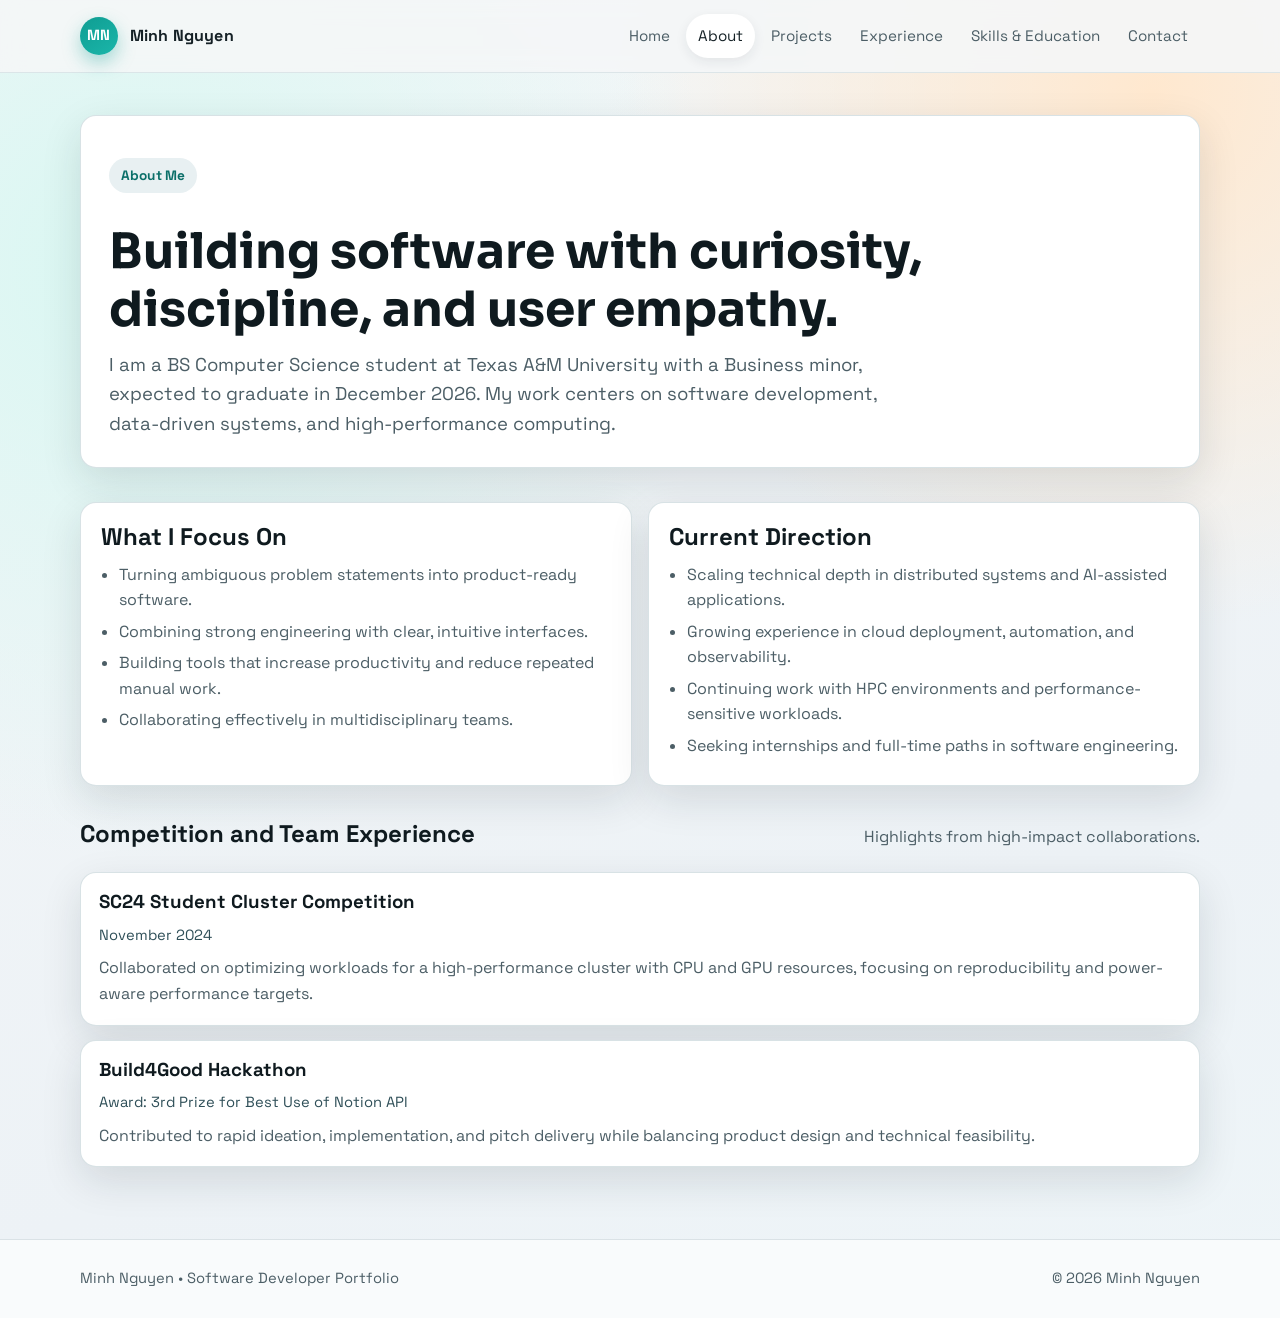
<file: about.html>
<!doctype html>
<html lang="en">
  <head>
    <meta charset="UTF-8" />
    <meta name="viewport" content="width=device-width, initial-scale=1.0" />
    <title>About | Minh Nguyen</title>
    <meta name="description" content="About Minh Nguyen, Computer Science student at Texas A&M University." />
    <link rel="preconnect" href="https://fonts.googleapis.com" />
    <link rel="preconnect" href="https://fonts.gstatic.com" crossorigin />
    <link
      href="https://fonts.googleapis.com/css2?family=Sora:wght@600;700;800&family=Space+Grotesk:wght@400;500;700&display=swap"
      rel="stylesheet"
    />
    <link rel="stylesheet" href="assets/css/styles.css" />
  </head>
  <body>
    <header class="site-header">
      <div class="container header-inner">
        <a class="brand" href="index.html" aria-label="Homepage">
          <span class="brand-mark">MN</span>
          <span>Minh Nguyen</span>
        </a>
        <button class="nav-toggle" type="button" aria-label="Toggle navigation" aria-expanded="false" data-nav-toggle>
          Menu
        </button>
        <nav class="primary-nav" data-nav>
          <a href="index.html">Home</a>
          <a class="active" href="about.html">About</a>
          <a href="projects.html">Projects</a>
          <a href="experience.html">Experience</a>
          <a href="skills.html">Skills & Education</a>
          <a href="contact.html">Contact</a>
        </nav>
      </div>
    </header>

    <main>
      <div class="container">
        <section class="panel reveal" style="padding: 28px">
          <p class="kicker">About Me</p>
          <h1>Building software with curiosity, discipline, and user empathy.</h1>
          <p class="lead">
            I am a BS Computer Science student at Texas A&M University with a Business minor, expected to graduate in December 2026. My work
            centers on software development, data-driven systems, and high-performance computing.
          </p>
        </section>

        <section class="section reveal">
          <div class="grid two">
            <article class="card">
              <h2>What I Focus On</h2>
              <ul class="list">
                <li>Turning ambiguous problem statements into product-ready software.</li>
                <li>Combining strong engineering with clear, intuitive interfaces.</li>
                <li>Building tools that increase productivity and reduce repeated manual work.</li>
                <li>Collaborating effectively in multidisciplinary teams.</li>
              </ul>
            </article>
            <article class="card">
              <h2>Current Direction</h2>
              <ul class="list">
                <li>Scaling technical depth in distributed systems and AI-assisted applications.</li>
                <li>Growing experience in cloud deployment, automation, and observability.</li>
                <li>Continuing work with HPC environments and performance-sensitive workloads.</li>
                <li>Seeking internships and full-time paths in software engineering.</li>
              </ul>
            </article>
          </div>
        </section>

        <section class="section reveal">
          <div class="section-title-row">
            <h2>Competition and Team Experience</h2>
            <p>Highlights from high-impact collaborations.</p>
          </div>
          <div class="timeline">
            <article class="timeline-item">
              <h3>SC24 Student Cluster Competition</h3>
              <p class="meta">November 2024</p>
              <p>
                Collaborated on optimizing workloads for a high-performance cluster with CPU and GPU resources, focusing on reproducibility and
                power-aware performance targets.
              </p>
            </article>
            <article class="timeline-item">
              <h3>Build4Good Hackathon</h3>
              <p class="meta">Award: 3rd Prize for Best Use of Notion API</p>
              <p>
                Contributed to rapid ideation, implementation, and pitch delivery while balancing product design and technical feasibility.
              </p>
            </article>
          </div>
        </section>
      </div>
    </main>

    <footer class="site-footer">
      <div class="container footer-inner">
        <p>Minh Nguyen • Software Developer Portfolio</p>
        <p>&copy; <span data-year></span> Minh Nguyen</p>
      </div>
    </footer>

    <script src="assets/js/main.js"></script>
  </body>
</html>
</file>
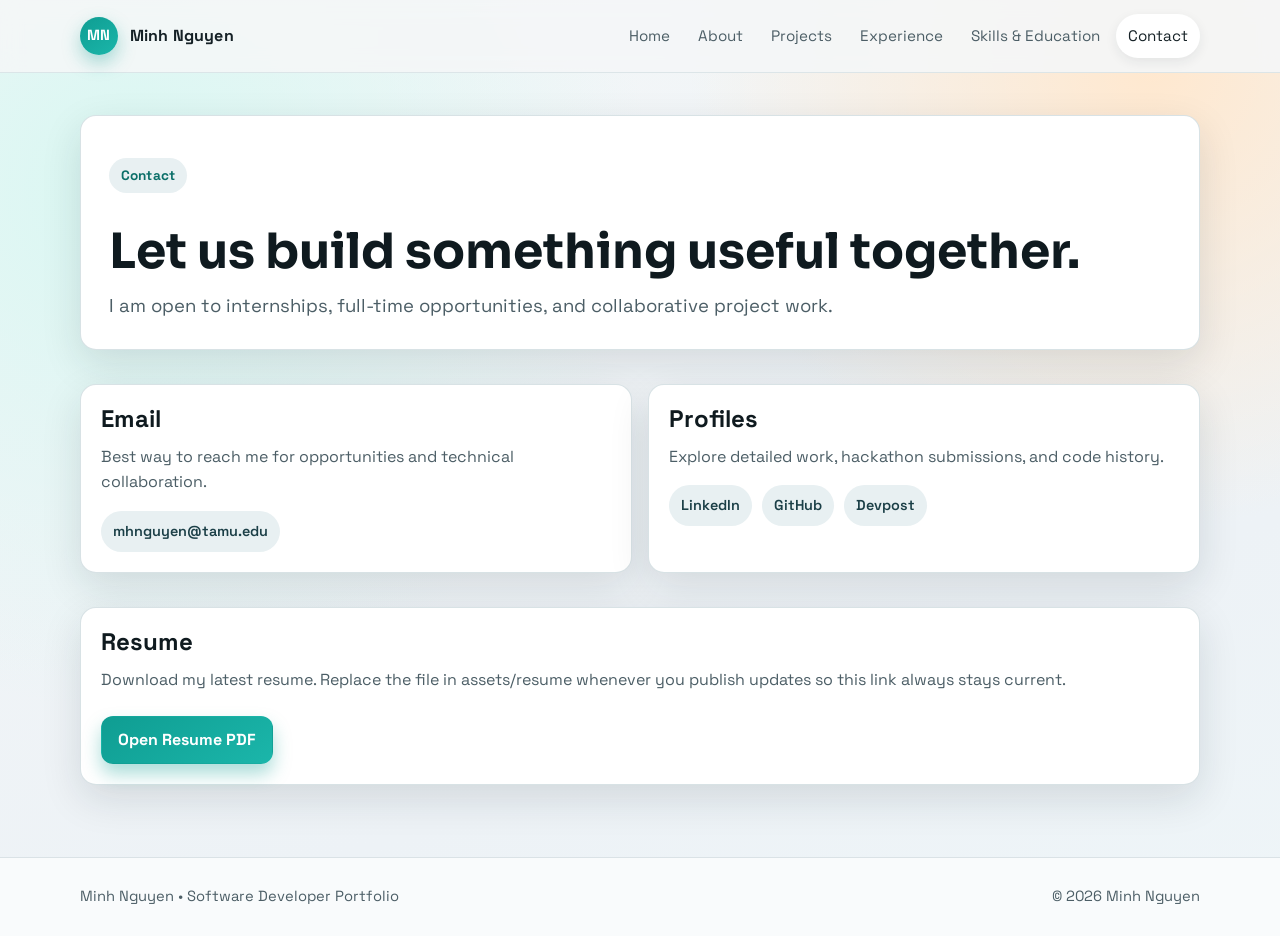
<file: contact.html>
<!doctype html>
<html lang="en">
  <head>
    <meta charset="UTF-8" />
    <meta name="viewport" content="width=device-width, initial-scale=1.0" />
    <title>Contact | Minh Nguyen</title>
    <meta name="description" content="Contact Minh Nguyen for internships, projects, and collaboration opportunities." />
    <link rel="preconnect" href="https://fonts.googleapis.com" />
    <link rel="preconnect" href="https://fonts.gstatic.com" crossorigin />
    <link
      href="https://fonts.googleapis.com/css2?family=Sora:wght@600;700;800&family=Space+Grotesk:wght@400;500;700&display=swap"
      rel="stylesheet"
    />
    <link rel="stylesheet" href="assets/css/styles.css" />
  </head>
  <body>
    <header class="site-header">
      <div class="container header-inner">
        <a class="brand" href="index.html" aria-label="Homepage">
          <span class="brand-mark">MN</span>
          <span>Minh Nguyen</span>
        </a>
        <button class="nav-toggle" type="button" aria-label="Toggle navigation" aria-expanded="false" data-nav-toggle>
          Menu
        </button>
        <nav class="primary-nav" data-nav>
          <a href="index.html">Home</a>
          <a href="about.html">About</a>
          <a href="projects.html">Projects</a>
          <a href="experience.html">Experience</a>
          <a href="skills.html">Skills & Education</a>
          <a class="active" href="contact.html">Contact</a>
        </nav>
      </div>
    </header>

    <main>
      <div class="container">
        <section class="panel reveal" style="padding: 28px">
          <p class="kicker">Contact</p>
          <h1>Let us build something useful together.</h1>
          <p class="lead">I am open to internships, full-time opportunities, and collaborative project work.</p>
        </section>

        <section class="section reveal">
          <div class="grid two">
            <article class="contact-card">
              <h2>Email</h2>
              <p>Best way to reach me for opportunities and technical collaboration.</p>
              <div class="links-row">
                <a class="link-pill" href="mailto:mhnguyen@tamu.edu">mhnguyen@tamu.edu</a>
              </div>
            </article>

            <article class="contact-card">
              <h2>Profiles</h2>
              <p>Explore detailed work, hackathon submissions, and code history.</p>
              <div class="links-row">
                <a class="link-pill" href="https://www.linkedin.com/in/minhnguyenvn/" target="_blank" rel="noopener">LinkedIn</a>
                <a class="link-pill" href="https://github.com/name-is-minh" target="_blank" rel="noopener">GitHub</a>
                <a class="link-pill" href="https://devpost.com/mhnguyen" target="_blank" rel="noopener">Devpost</a>
              </div>
            </article>
          </div>
        </section>

        <section class="section reveal">
          <article class="card">
            <h2>Resume</h2>
            <p>
              Download my latest resume. Replace the file in assets/resume whenever you publish updates so this link always stays current.
            </p>
            <div class="actions">
              <a class="button primary" href="assets/resume/Minh-Nguyen-Resume.pdf" target="_blank" rel="noopener">Open Resume PDF</a>
            </div>
          </article>
        </section>
      </div>
    </main>

    <footer class="site-footer">
      <div class="container footer-inner">
        <p>Minh Nguyen • Software Developer Portfolio</p>
        <p>&copy; <span data-year></span> Minh Nguyen</p>
      </div>
    </footer>

    <script src="assets/js/main.js"></script>
  </body>
</html>
</file>
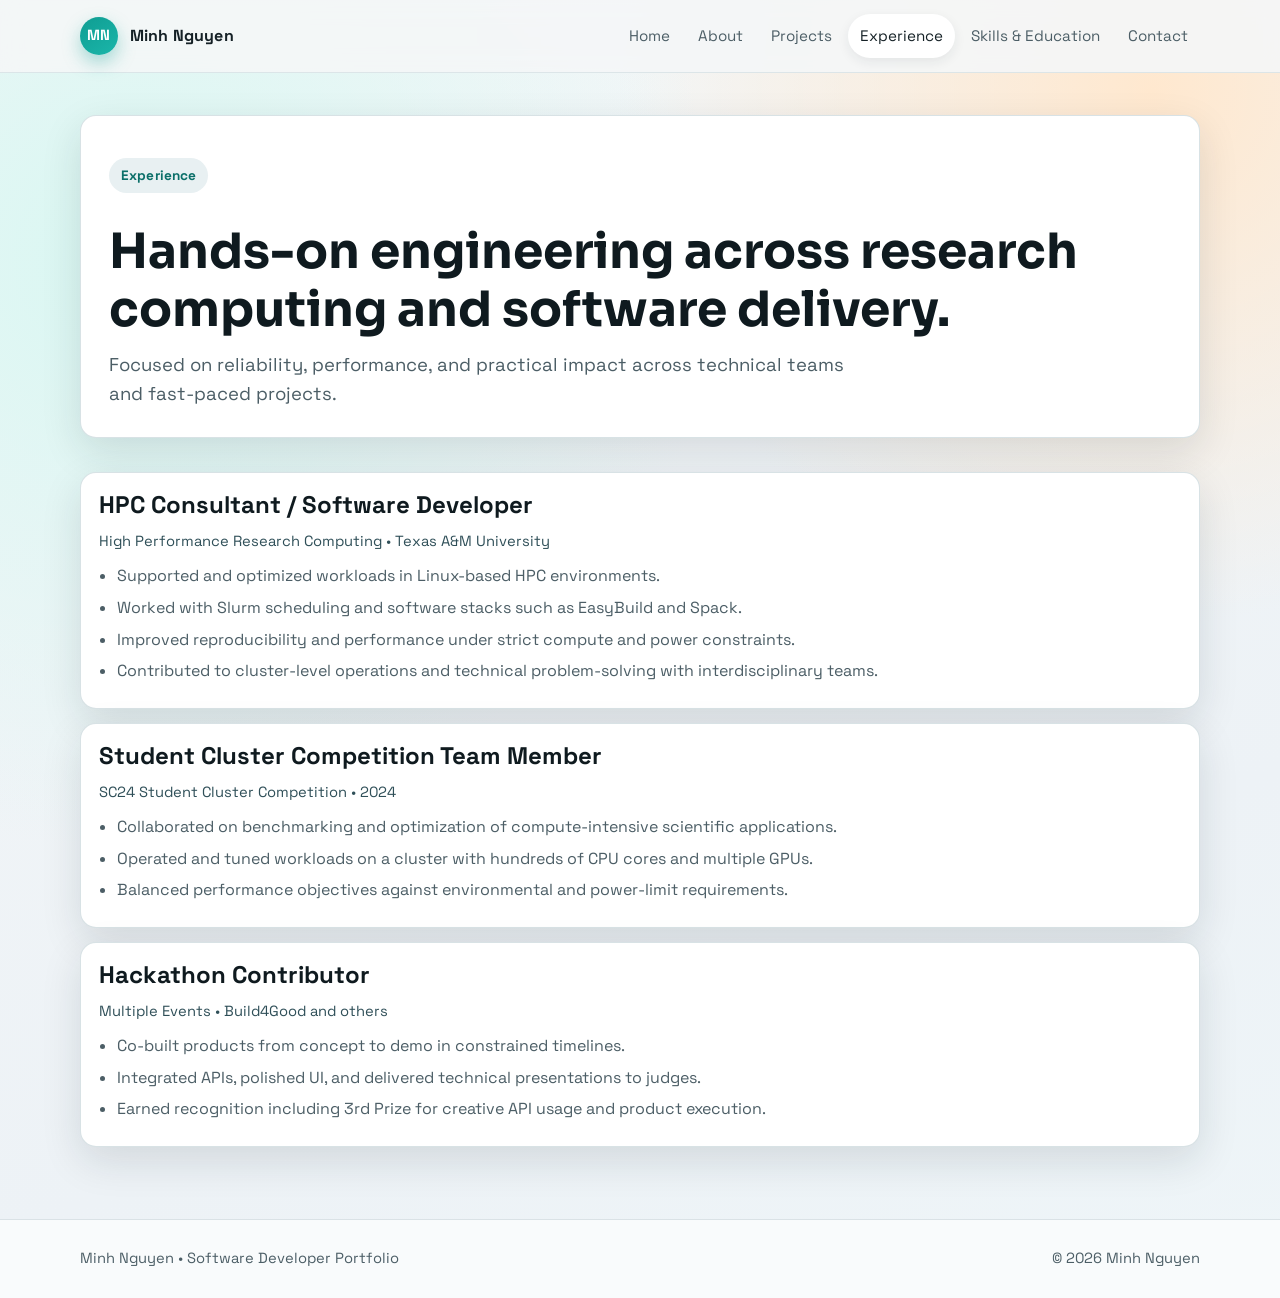
<file: experience.html>
<!doctype html>
<html lang="en">
  <head>
    <meta charset="UTF-8" />
    <meta name="viewport" content="width=device-width, initial-scale=1.0" />
    <title>Experience | Minh Nguyen</title>
    <meta name="description" content="Work and leadership experience of Minh Nguyen." />
    <link rel="preconnect" href="https://fonts.googleapis.com" />
    <link rel="preconnect" href="https://fonts.gstatic.com" crossorigin />
    <link
      href="https://fonts.googleapis.com/css2?family=Sora:wght@600;700;800&family=Space+Grotesk:wght@400;500;700&display=swap"
      rel="stylesheet"
    />
    <link rel="stylesheet" href="assets/css/styles.css" />
  </head>
  <body>
    <header class="site-header">
      <div class="container header-inner">
        <a class="brand" href="index.html" aria-label="Homepage">
          <span class="brand-mark">MN</span>
          <span>Minh Nguyen</span>
        </a>
        <button class="nav-toggle" type="button" aria-label="Toggle navigation" aria-expanded="false" data-nav-toggle>
          Menu
        </button>
        <nav class="primary-nav" data-nav>
          <a href="index.html">Home</a>
          <a href="about.html">About</a>
          <a href="projects.html">Projects</a>
          <a class="active" href="experience.html">Experience</a>
          <a href="skills.html">Skills & Education</a>
          <a href="contact.html">Contact</a>
        </nav>
      </div>
    </header>

    <main>
      <div class="container">
        <section class="panel reveal" style="padding: 28px">
          <p class="kicker">Experience</p>
          <h1>Hands-on engineering across research computing and software delivery.</h1>
          <p class="lead">Focused on reliability, performance, and practical impact across technical teams and fast-paced projects.</p>
        </section>

        <section class="section reveal">
          <div class="timeline">
            <article class="timeline-item">
              <h2>HPC Consultant / Software Developer</h2>
              <p class="meta">High Performance Research Computing • Texas A&M University</p>
              <ul class="list">
                <li>Supported and optimized workloads in Linux-based HPC environments.</li>
                <li>Worked with Slurm scheduling and software stacks such as EasyBuild and Spack.</li>
                <li>Improved reproducibility and performance under strict compute and power constraints.</li>
                <li>Contributed to cluster-level operations and technical problem-solving with interdisciplinary teams.</li>
              </ul>
            </article>

            <article class="timeline-item">
              <h2>Student Cluster Competition Team Member</h2>
              <p class="meta">SC24 Student Cluster Competition • 2024</p>
              <ul class="list">
                <li>Collaborated on benchmarking and optimization of compute-intensive scientific applications.</li>
                <li>Operated and tuned workloads on a cluster with hundreds of CPU cores and multiple GPUs.</li>
                <li>Balanced performance objectives against environmental and power-limit requirements.</li>
              </ul>
            </article>

            <article class="timeline-item">
              <h2>Hackathon Contributor</h2>
              <p class="meta">Multiple Events • Build4Good and others</p>
              <ul class="list">
                <li>Co-built products from concept to demo in constrained timelines.</li>
                <li>Integrated APIs, polished UI, and delivered technical presentations to judges.</li>
                <li>Earned recognition including 3rd Prize for creative API usage and product execution.</li>
              </ul>
            </article>
          </div>
        </section>
      </div>
    </main>

    <footer class="site-footer">
      <div class="container footer-inner">
        <p>Minh Nguyen • Software Developer Portfolio</p>
        <p>&copy; <span data-year></span> Minh Nguyen</p>
      </div>
    </footer>

    <script src="assets/js/main.js"></script>
  </body>
</html>
</file>
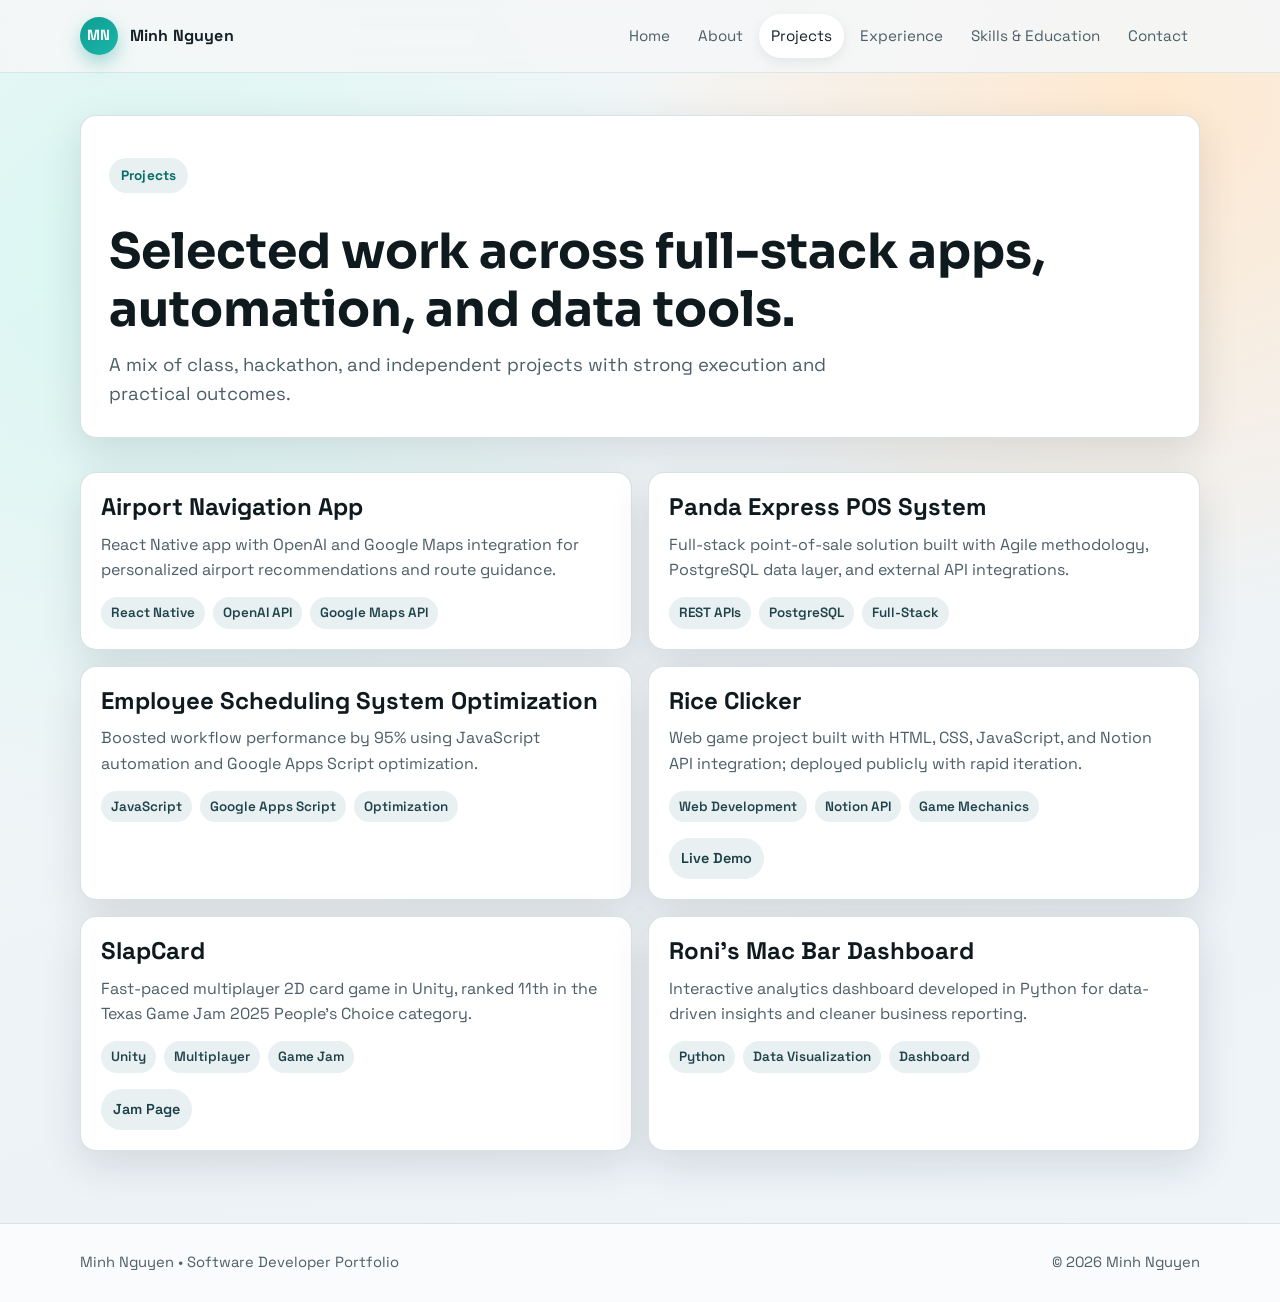
<file: projects.html>
<!doctype html>
<html lang="en">
  <head>
    <meta charset="UTF-8" />
    <meta name="viewport" content="width=device-width, initial-scale=1.0" />
    <title>Projects | Minh Nguyen</title>
    <meta name="description" content="Software and hackathon projects by Minh Nguyen." />
    <link rel="preconnect" href="https://fonts.googleapis.com" />
    <link rel="preconnect" href="https://fonts.gstatic.com" crossorigin />
    <link
      href="https://fonts.googleapis.com/css2?family=Sora:wght@600;700;800&family=Space+Grotesk:wght@400;500;700&display=swap"
      rel="stylesheet"
    />
    <link rel="stylesheet" href="assets/css/styles.css" />
  </head>
  <body>
    <header class="site-header">
      <div class="container header-inner">
        <a class="brand" href="index.html" aria-label="Homepage">
          <span class="brand-mark">MN</span>
          <span>Minh Nguyen</span>
        </a>
        <button class="nav-toggle" type="button" aria-label="Toggle navigation" aria-expanded="false" data-nav-toggle>
          Menu
        </button>
        <nav class="primary-nav" data-nav>
          <a href="index.html">Home</a>
          <a href="about.html">About</a>
          <a class="active" href="projects.html">Projects</a>
          <a href="experience.html">Experience</a>
          <a href="skills.html">Skills & Education</a>
          <a href="contact.html">Contact</a>
        </nav>
      </div>
    </header>

    <main>
      <div class="container">
        <section class="panel reveal" style="padding: 28px">
          <p class="kicker">Projects</p>
          <h1>Selected work across full-stack apps, automation, and data tools.</h1>
          <p class="lead">A mix of class, hackathon, and independent projects with strong execution and practical outcomes.</p>
        </section>

        <section class="section reveal">
          <div class="grid two">
            <article class="project-card">
              <h2>Airport Navigation App</h2>
              <p>React Native app with OpenAI and Google Maps integration for personalized airport recommendations and route guidance.</p>
              <div class="tag-list">
                <span class="tag">React Native</span>
                <span class="tag">OpenAI API</span>
                <span class="tag">Google Maps API</span>
              </div>
            </article>
            <article class="project-card">
              <h2>Panda Express POS System</h2>
              <p>
                Full-stack point-of-sale solution built with Agile methodology, PostgreSQL data layer, and external API integrations.
              </p>
              <div class="tag-list">
                <span class="tag">REST APIs</span>
                <span class="tag">PostgreSQL</span>
                <span class="tag">Full-Stack</span>
              </div>
            </article>
            <article class="project-card">
              <h2>Employee Scheduling System Optimization</h2>
              <p>Boosted workflow performance by 95% using JavaScript automation and Google Apps Script optimization.</p>
              <div class="tag-list">
                <span class="tag">JavaScript</span>
                <span class="tag">Google Apps Script</span>
                <span class="tag">Optimization</span>
              </div>
            </article>
            <article class="project-card">
              <h2>Rice Clicker</h2>
              <p>Web game project built with HTML, CSS, JavaScript, and Notion API integration; deployed publicly with rapid iteration.</p>
              <div class="tag-list">
                <span class="tag">Web Development</span>
                <span class="tag">Notion API</span>
                <span class="tag">Game Mechanics</span>
              </div>
              <div class="links-row">
                <a class="link-pill" href="https://name-is-minh.github.io/build4good-rice-clicker/" target="_blank" rel="noopener">Live Demo</a>
              </div>
            </article>
            <article class="project-card">
              <h2>SlapCard</h2>
              <p>Fast-paced multiplayer 2D card game in Unity, ranked 11th in the Texas Game Jam 2025 People's Choice category.</p>
              <div class="tag-list">
                <span class="tag">Unity</span>
                <span class="tag">Multiplayer</span>
                <span class="tag">Game Jam</span>
              </div>
              <div class="links-row">
                <a class="link-pill" href="https://itch.io/jam/texas-game-jam-2025/rate/3918782/" target="_blank" rel="noopener">Jam Page</a>
              </div>
            </article>
            <article class="project-card">
              <h2>Roni's Mac Bar Dashboard</h2>
              <p>Interactive analytics dashboard developed in Python for data-driven insights and cleaner business reporting.</p>
              <div class="tag-list">
                <span class="tag">Python</span>
                <span class="tag">Data Visualization</span>
                <span class="tag">Dashboard</span>
              </div>
            </article>
          </div>
        </section>
      </div>
    </main>

    <footer class="site-footer">
      <div class="container footer-inner">
        <p>Minh Nguyen • Software Developer Portfolio</p>
        <p>&copy; <span data-year></span> Minh Nguyen</p>
      </div>
    </footer>

    <script src="assets/js/main.js"></script>
  </body>
</html>
</file>
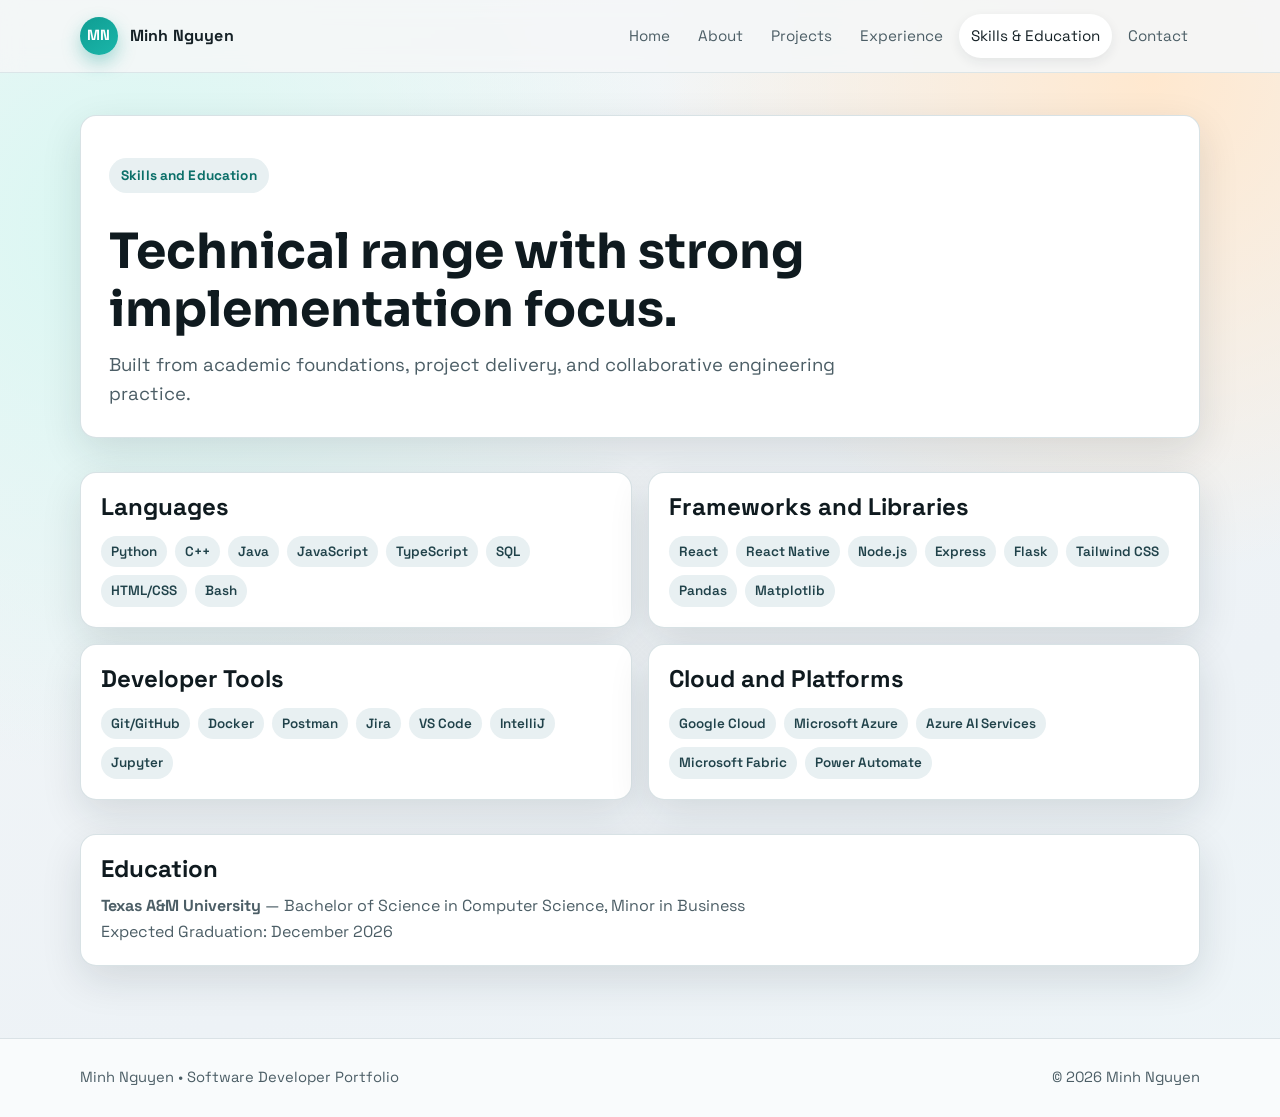
<file: skills.html>
<!doctype html>
<html lang="en">
  <head>
    <meta charset="UTF-8" />
    <meta name="viewport" content="width=device-width, initial-scale=1.0" />
    <title>Skills and Education | Minh Nguyen</title>
    <meta name="description" content="Technical skills and education for Minh Nguyen." />
    <link rel="preconnect" href="https://fonts.googleapis.com" />
    <link rel="preconnect" href="https://fonts.gstatic.com" crossorigin />
    <link
      href="https://fonts.googleapis.com/css2?family=Sora:wght@600;700;800&family=Space+Grotesk:wght@400;500;700&display=swap"
      rel="stylesheet"
    />
    <link rel="stylesheet" href="assets/css/styles.css" />
  </head>
  <body>
    <header class="site-header">
      <div class="container header-inner">
        <a class="brand" href="index.html" aria-label="Homepage">
          <span class="brand-mark">MN</span>
          <span>Minh Nguyen</span>
        </a>
        <button class="nav-toggle" type="button" aria-label="Toggle navigation" aria-expanded="false" data-nav-toggle>
          Menu
        </button>
        <nav class="primary-nav" data-nav>
          <a href="index.html">Home</a>
          <a href="about.html">About</a>
          <a href="projects.html">Projects</a>
          <a href="experience.html">Experience</a>
          <a class="active" href="skills.html">Skills & Education</a>
          <a href="contact.html">Contact</a>
        </nav>
      </div>
    </header>

    <main>
      <div class="container">
        <section class="panel reveal" style="padding: 28px">
          <p class="kicker">Skills and Education</p>
          <h1>Technical range with strong implementation focus.</h1>
          <p class="lead">Built from academic foundations, project delivery, and collaborative engineering practice.</p>
        </section>

        <section class="section reveal">
          <div class="grid two">
            <article class="card">
              <h2>Languages</h2>
              <div class="tag-list">
                <span class="tag">Python</span>
                <span class="tag">C++</span>
                <span class="tag">Java</span>
                <span class="tag">JavaScript</span>
                <span class="tag">TypeScript</span>
                <span class="tag">SQL</span>
                <span class="tag">HTML/CSS</span>
                <span class="tag">Bash</span>
              </div>
            </article>

            <article class="card">
              <h2>Frameworks and Libraries</h2>
              <div class="tag-list">
                <span class="tag">React</span>
                <span class="tag">React Native</span>
                <span class="tag">Node.js</span>
                <span class="tag">Express</span>
                <span class="tag">Flask</span>
                <span class="tag">Tailwind CSS</span>
                <span class="tag">Pandas</span>
                <span class="tag">Matplotlib</span>
              </div>
            </article>

            <article class="card">
              <h2>Developer Tools</h2>
              <div class="tag-list">
                <span class="tag">Git/GitHub</span>
                <span class="tag">Docker</span>
                <span class="tag">Postman</span>
                <span class="tag">Jira</span>
                <span class="tag">VS Code</span>
                <span class="tag">IntelliJ</span>
                <span class="tag">Jupyter</span>
              </div>
            </article>

            <article class="card">
              <h2>Cloud and Platforms</h2>
              <div class="tag-list">
                <span class="tag">Google Cloud</span>
                <span class="tag">Microsoft Azure</span>
                <span class="tag">Azure AI Services</span>
                <span class="tag">Microsoft Fabric</span>
                <span class="tag">Power Automate</span>
              </div>
            </article>
          </div>
        </section>

        <section class="section reveal">
          <article class="card">
            <h2>Education</h2>
            <p><strong>Texas A&M University</strong> — Bachelor of Science in Computer Science, Minor in Business</p>
            <p>Expected Graduation: December 2026</p>
          </article>
        </section>
      </div>
    </main>

    <footer class="site-footer">
      <div class="container footer-inner">
        <p>Minh Nguyen • Software Developer Portfolio</p>
        <p>&copy; <span data-year></span> Minh Nguyen</p>
      </div>
    </footer>

    <script src="assets/js/main.js"></script>
  </body>
</html>
</file>
<file: assets/css/styles.css>
:root {
  --bg: #f4f7f8;
  --surface: #ffffff;
  --surface-soft: #e8f0f2;
  --text: #152126;
  --muted: #4c5e66;
  --accent: #0f9d92;
  --accent-dark: #0b6f69;
  --line: #d2dde1;
  --shadow: 0 14px 40px rgba(19, 37, 44, 0.12);
  --radius: 16px;
  --radius-sm: 10px;
  --max-width: 1120px;
}

* {
  box-sizing: border-box;
}

html,
body {
  margin: 0;
  padding: 0;
}

body {
  font-family: "Space Grotesk", "Segoe UI", sans-serif;
  color: var(--text);
  background:
    radial-gradient(circle at 10% 20%, #d9f7f2 0%, transparent 38%),
    radial-gradient(circle at 90% 7%, #ffe8cf 0%, transparent 32%),
    linear-gradient(160deg, #f4f7f8 0%, #edf2f6 70%, #eef5f8 100%);
  line-height: 1.6;
  min-height: 100vh;
}

a {
  color: inherit;
  text-decoration: none;
}

img {
  max-width: 100%;
  display: block;
}

.container {
  width: min(var(--max-width), 92vw);
  margin: 0 auto;
}

.site-header {
  position: sticky;
  top: 0;
  z-index: 20;
  backdrop-filter: blur(10px);
  background: rgba(244, 247, 248, 0.9);
  border-bottom: 1px solid rgba(210, 221, 225, 0.7);
}

.header-inner {
  display: flex;
  align-items: center;
  justify-content: space-between;
  gap: 24px;
  min-height: 72px;
}

.brand {
  display: flex;
  align-items: center;
  gap: 12px;
  font-weight: 700;
  letter-spacing: 0.01em;
}

.brand-mark {
  width: 38px;
  height: 38px;
  display: grid;
  place-items: center;
  border-radius: 50%;
  color: #fff;
  background: linear-gradient(145deg, var(--accent), #1bb6aa);
  box-shadow: 0 8px 18px rgba(15, 157, 146, 0.35);
  font-size: 0.92rem;
}

.primary-nav {
  display: flex;
  align-items: center;
  gap: 4px;
  flex-wrap: wrap;
}

.primary-nav a {
  padding: 10px 12px;
  border-radius: 999px;
  font-size: 0.95rem;
  color: var(--muted);
  transition: 180ms ease;
}

.primary-nav a:hover,
.primary-nav a:focus-visible,
.primary-nav a.active {
  background: var(--surface);
  color: var(--text);
  box-shadow: 0 4px 12px rgba(23, 40, 48, 0.08);
}

.nav-toggle {
  display: none;
  border: 0;
  background: var(--surface);
  border-radius: 10px;
  width: 44px;
  height: 44px;
  box-shadow: 0 6px 14px rgba(30, 48, 55, 0.12);
}

main {
  padding: 42px 0 72px;
}

.hero {
  display: grid;
  grid-template-columns: 1.1fr 0.9fr;
  gap: 28px;
  align-items: stretch;
}

.hero-content,
.hero-card,
.panel,
.card,
.timeline-item,
.contact-card,
.project-card {
  background: var(--surface);
  border: 1px solid rgba(210, 221, 225, 0.85);
  border-radius: var(--radius);
  box-shadow: var(--shadow);
}

.hero-content {
  padding: 32px;
}

.kicker {
  display: inline-flex;
  gap: 8px;
  align-items: center;
  padding: 7px 12px;
  border-radius: 999px;
  background: var(--surface-soft);
  color: var(--accent-dark);
  font-size: 0.85rem;
  font-weight: 700;
  letter-spacing: 0.01em;
}

h1,
h2,
h3 {
  margin: 0 0 10px;
  line-height: 1.2;
  color: #0f1a1f;
}

h1 {
  font-family: "Sora", "Segoe UI", sans-serif;
  font-size: clamp(2rem, 3.8vw, 3.2rem);
  margin-top: 16px;
}

.lead {
  margin: 0;
  color: var(--muted);
  font-size: clamp(1.03rem, 1.8vw, 1.16rem);
  max-width: 64ch;
}

.actions {
  margin-top: 24px;
  display: flex;
  flex-wrap: wrap;
  gap: 12px;
}

.button {
  display: inline-flex;
  align-items: center;
  justify-content: center;
  min-height: 44px;
  padding: 10px 16px;
  border-radius: 12px;
  border: 1px solid transparent;
  font-weight: 700;
  transition: transform 170ms ease, box-shadow 170ms ease, background 170ms ease;
}

.button:hover,
.button:focus-visible {
  transform: translateY(-1px);
}

.button.primary {
  background: linear-gradient(145deg, var(--accent), #1bb6aa);
  color: #fff;
  box-shadow: 0 10px 18px rgba(15, 157, 146, 0.35);
}

.button.secondary {
  background: var(--surface);
  border-color: var(--line);
  color: #22353d;
}

.hero-card {
  padding: 20px;
  display: grid;
  gap: 14px;
}

.headshot {
  width: 100%;
  aspect-ratio: 4 / 5;
  object-fit: cover;
  border-radius: 12px;
  border: 1px solid var(--line);
}

.stat-grid {
  display: grid;
  grid-template-columns: repeat(3, minmax(0, 1fr));
  gap: 10px;
}

.stat {
  background: var(--surface-soft);
  border-radius: var(--radius-sm);
  padding: 10px;
  text-align: center;
}

.stat strong {
  display: block;
  font-size: 1.16rem;
}

.section {
  margin-top: 34px;
}

.section-title-row {
  display: flex;
  align-items: baseline;
  justify-content: space-between;
  gap: 14px;
  margin-bottom: 14px;
}

.section-title-row p {
  margin: 0;
  color: var(--muted);
}

.grid {
  display: grid;
  gap: 16px;
}

.grid.two {
  grid-template-columns: repeat(2, minmax(0, 1fr));
}

.grid.three {
  grid-template-columns: repeat(3, minmax(0, 1fr));
}

.card,
.project-card,
.contact-card {
  padding: 20px;
}

.card p,
.project-card p,
.timeline-item p,
.contact-card p {
  margin: 0;
  color: var(--muted);
}

.tag-list {
  margin-top: 14px;
  display: flex;
  flex-wrap: wrap;
  gap: 8px;
}

.tag {
  padding: 5px 10px;
  border-radius: 999px;
  background: var(--surface-soft);
  color: #20424a;
  font-size: 0.84rem;
  font-weight: 600;
}

.timeline {
  display: grid;
  gap: 14px;
}

.timeline-item {
  padding: 18px;
}

.timeline-item .meta {
  color: #2f4f58;
  font-size: 0.92rem;
  margin-bottom: 8px;
}

.list {
  margin: 10px 0 0;
  padding-left: 18px;
  color: var(--muted);
}

.list li {
  margin-bottom: 6px;
}

.links-row {
  display: flex;
  flex-wrap: wrap;
  gap: 10px;
  margin-top: 16px;
}

.link-pill {
  padding: 9px 12px;
  border-radius: 999px;
  background: var(--surface-soft);
  color: #1b3f47;
  font-weight: 600;
  font-size: 0.9rem;
}

.site-footer {
  border-top: 1px solid rgba(210, 221, 225, 0.8);
  background: rgba(255, 255, 255, 0.68);
}

.footer-inner {
  min-height: 78px;
  display: flex;
  justify-content: space-between;
  align-items: center;
  gap: 16px;
  color: var(--muted);
  font-size: 0.92rem;
}

.reveal {
  opacity: 0;
  transform: translateY(10px);
  transition: opacity 480ms ease, transform 480ms ease;
}

.reveal.visible {
  opacity: 1;
  transform: translateY(0);
}

@media (max-width: 980px) {
  .hero {
    grid-template-columns: 1fr;
  }

  .grid.three {
    grid-template-columns: repeat(2, minmax(0, 1fr));
  }
}

@media (max-width: 760px) {
  .header-inner {
    min-height: 64px;
  }

  .nav-toggle {
    display: inline-grid;
    place-items: center;
  }

  .primary-nav {
    position: absolute;
    top: 64px;
    left: 4vw;
    right: 4vw;
    padding: 10px;
    border-radius: 14px;
    border: 1px solid var(--line);
    background: var(--surface);
    display: none;
    box-shadow: var(--shadow);
  }

  .primary-nav.open {
    display: grid;
  }

  .primary-nav a {
    border-radius: 10px;
  }

  .grid.two,
  .grid.three,
  .stat-grid {
    grid-template-columns: 1fr;
  }

  .hero-content,
  .hero-card,
  .card,
  .project-card,
  .contact-card,
  .timeline-item {
    padding: 18px;
  }

  .footer-inner {
    min-height: 94px;
    flex-direction: column;
    justify-content: center;
    text-align: center;
  }
}
</file>
